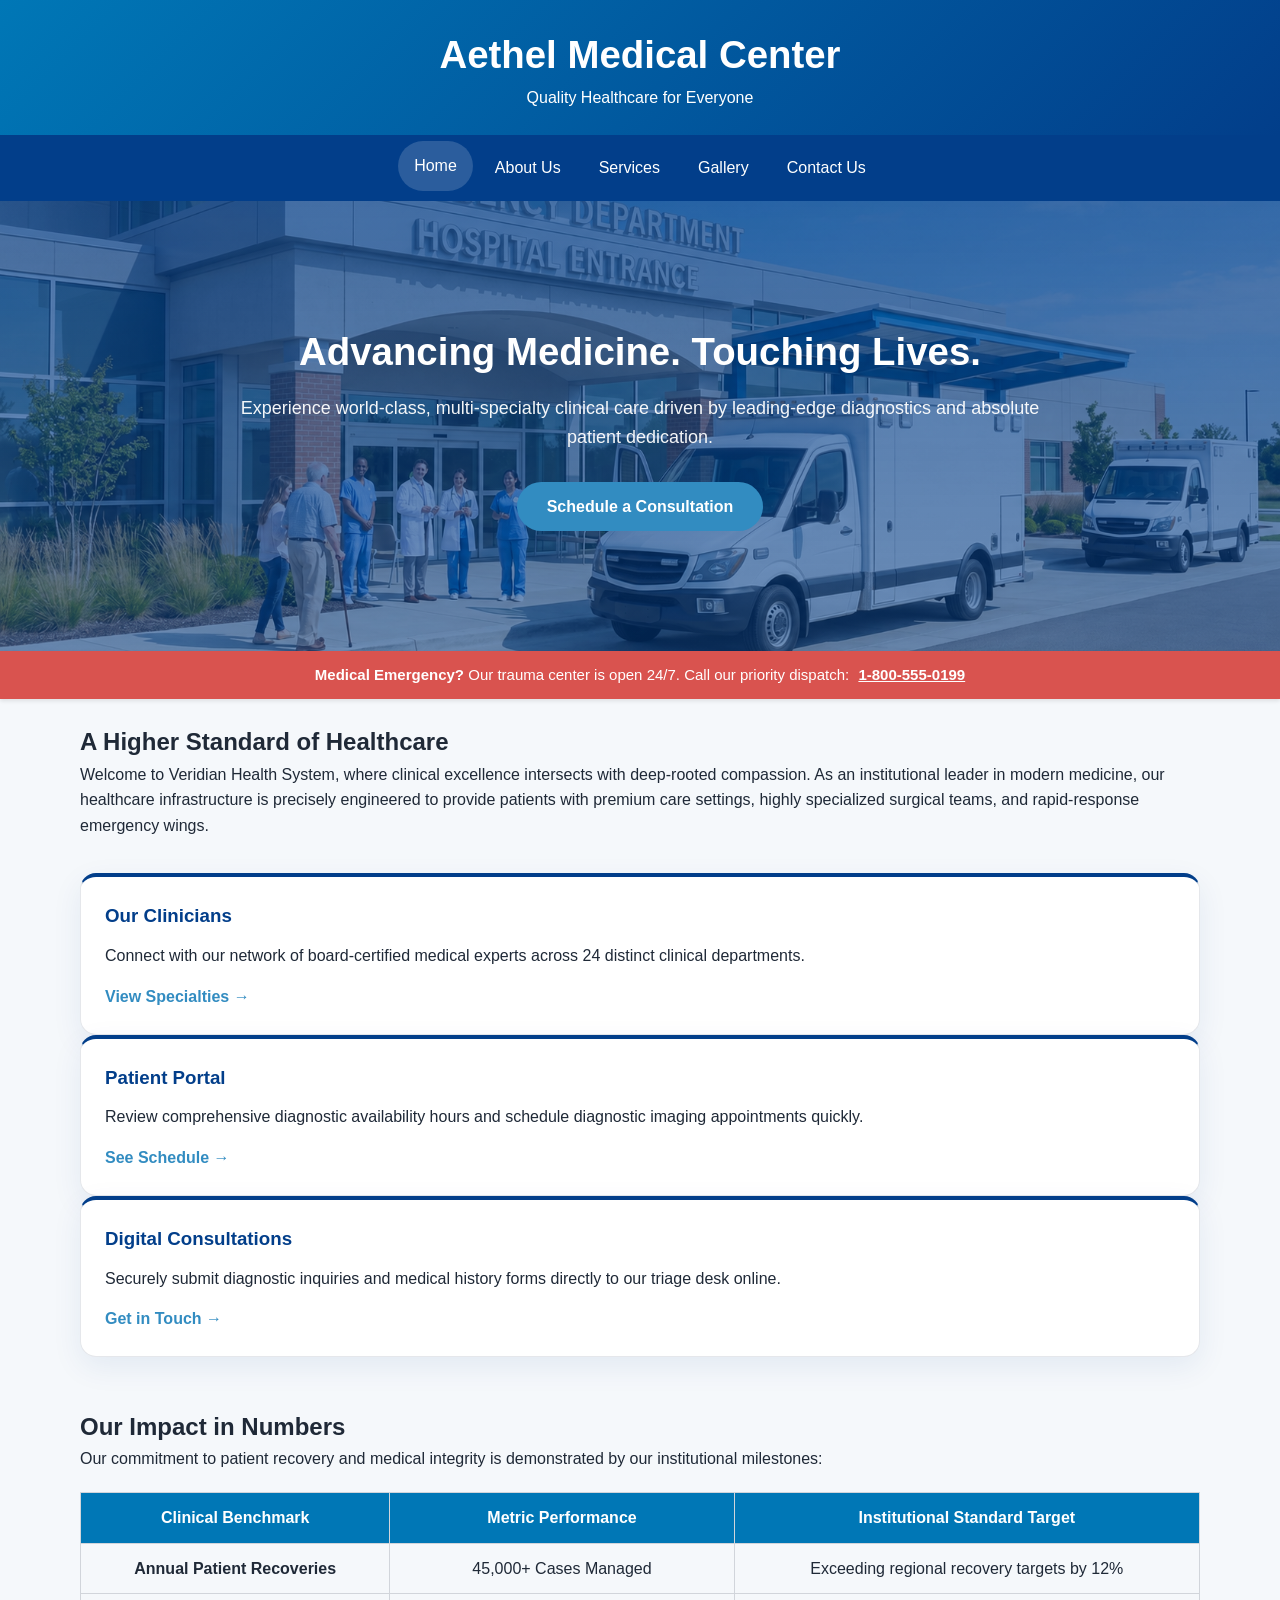
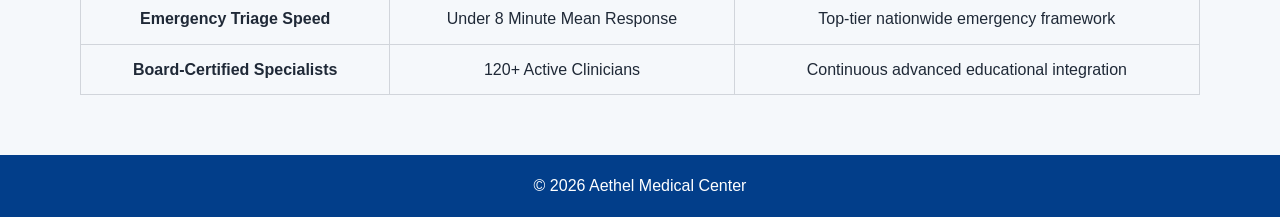
<file: index.html>
<!DOCTYPE html>
<html>
<head>
<title>Aethel Medical Center</title>
<link rel="stylesheet" href="style.css">
</head>

<body>

<header>
<h1>Aethel Medical Center</h1>
<p>Quality Healthcare for Everyone</p>
</header>

<nav>
<ul>
<li><a href="index.html" class="active">Home</a></li>
<li><a href="about.html">About Us</a></li>
<li><a href="services.html">Services</a></li>
<li><a href="gallery.html">Gallery</a></li>
<li><a href="contact.html">Contact Us</a></li>
</ul>
</nav>
<section class="hero">
        <div class="hero-content">
            <h2>Advancing Medicine. Touching Lives.</h2>
            <p>Experience world-class, multi-specialty clinical care driven by leading-edge diagnostics and absolute patient dedication.</p>
            <a href="contact.html" class="hero-btn">Schedule a Consultation</a>
        </div>
    </section>

    <div class="emergency-bar">
        <div class="emergency-content">
            <strong>Medical Emergency?</strong> Our trauma center is open 24/7. Call our priority dispatch: <span>1-800-555-0199</span>
        </div>
    </div>

    <main class="container">
        <div class="welcome-section">
            <h2>A Higher Standard of Healthcare</h2>
            <p>Welcome to Veridian Health System, where clinical excellence intersects with deep-rooted compassion. As an institutional leader in modern medicine, our healthcare infrastructure is precisely engineered to provide patients with premium care settings, highly specialized surgical teams, and rapid-response emergency wings.</p>
        </div>


        <div class="three-column-row">
            <div class="column action-card">
                <h3>Our Clinicians</h3>
                <p>Connect with our network of board-certified medical experts across 24 distinct clinical departments.</p>
                <a href="services.html" class="card-link">View Specialties &rarr;</a>
            </div>
            <div class="column action-card">
                <h3>Patient Portal</h3>
                <p>Review comprehensive diagnostic availability hours and schedule diagnostic imaging appointments quickly.</p>
                <a href="services.html" class="card-link">See Schedule &rarr;</a>
            </div>
            <div class="column action-card">
                <h3>Digital Consultations</h3>
                <p>Securely submit diagnostic inquiries and medical history forms directly to our triage desk online.</p>
                <a href="contact.html" class="card-link">Get in Touch &rarr;</a>
            </div>
        </div>

        <br><br>

        <h2>Our Impact in Numbers</h2>
        <p>Our commitment to patient recovery and medical integrity is demonstrated by our institutional milestones:</p>
        <table>
            <thead>
                <tr>
                    <th>Clinical Benchmark</th>
                    <th>Metric Performance</th>
                    <th>Institutional Standard Target</th>
                </tr>
            </thead>
            <tbody>
                <tr>
                    <td><strong>Annual Patient Recoveries</strong></td>
                    <td>45,000+ Cases Managed</td>
                    <td>Exceeding regional recovery targets by 12%</td>
                </tr>
                <tr>
                    <td><strong>Emergency Triage Speed</strong></td>
                    <td>Under 8 Minute Mean Response</td>
                    <td>Top-tier nationwide emergency framework</td>
                </tr>
                <tr>
                    <td><strong>Board-Certified Specialists</strong></td>
                    <td>120+ Active Clinicians</td>
                    <td>Continuous advanced educational integration</td>
                </tr>
            </tbody>
        </table>
    </main>

<footer>
<p>© 2026 Aethel Medical Center</p>
</footer>

</body>
</html>
</file>
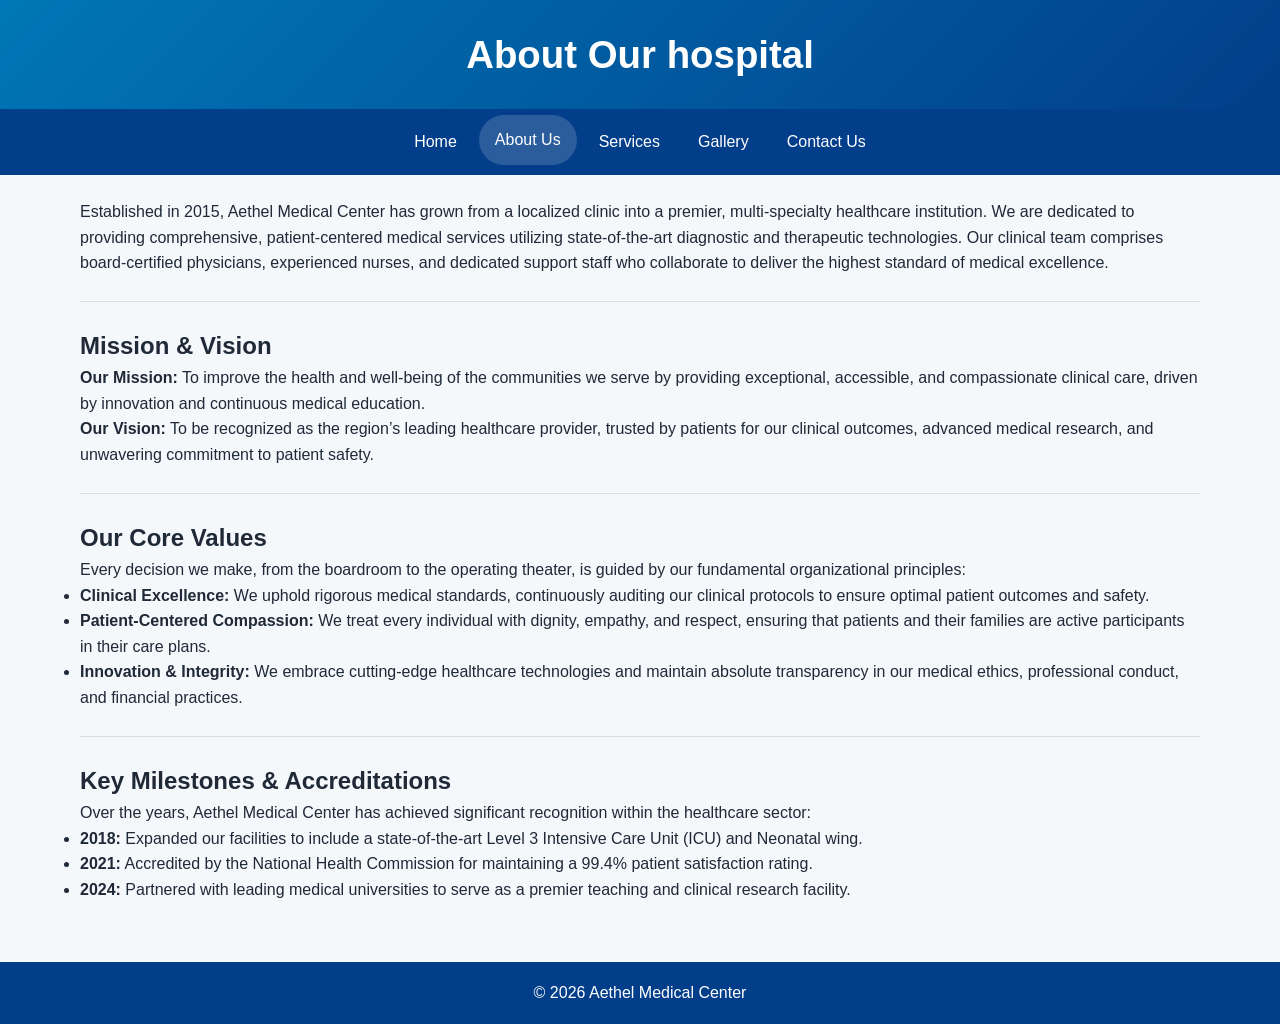
<file: about.html>
<!DOCTYPE html>
<html>
<head>
<title>About Us</title>
<link rel="stylesheet" href="style.css">
</head>

<body>

<header>
        <h1>About Our hospital</h1>
</header>

<nav>
<ul>
<li><a href="index.html">Home</a></li>
<li><a href="about.html" class="active">About Us</a></li>
<li><a href="services.html">Services</a></li>
<li><a href="gallery.html">Gallery</a></li>
<li><a href="contact.html">Contact Us</a></li>
</ul>
</nav>

<main class="container">
        <p>Established in 2015, Aethel Medical Center has grown from a localized clinic into a premier, multi-specialty healthcare institution. We are dedicated to providing comprehensive, patient-centered medical services utilizing state-of-the-art diagnostic and therapeutic technologies. Our clinical team comprises board-certified physicians, experienced nurses, and dedicated support staff who collaborate to deliver the highest standard of medical excellence.</p>
        
        <hr style="border: 0; height: 1px; background: #ddd; margin: 25px 0;">

        <h2>Mission & Vision</h2>
        <p><strong>Our Mission:</strong> To improve the health and well-being of the communities we serve by providing exceptional, accessible, and compassionate clinical care, driven by innovation and continuous medical education.</p>
        <p><strong>Our Vision:</strong> To be recognized as the region’s leading healthcare provider, trusted by patients for our clinical outcomes, advanced medical research, and unwavering commitment to patient safety.</p>

        <hr style="border: 0; height: 1px; background: #ddd; margin: 25px 0;">

        <h2>Our Core Values</h2>
        <p>Every decision we make, from the boardroom to the operating theater, is guided by our fundamental organizational principles:</p>
        <ul class="styled-list">
            <li><strong>Clinical Excellence:</strong> We uphold rigorous medical standards, continuously auditing our clinical protocols to ensure optimal patient outcomes and safety.</li>
            <li><strong>Patient-Centered Compassion:</strong> We treat every individual with dignity, empathy, and respect, ensuring that patients and their families are active participants in their care plans.</li>
            <li><strong>Innovation & Integrity:</strong> We embrace cutting-edge healthcare technologies and maintain absolute transparency in our medical ethics, professional conduct, and financial practices.</li>
        </ul>

        <hr style="border: 0; height: 1px; background: #ddd; margin: 25px 0;">

        <h2>Key Milestones & Accreditations</h2>
        <p>Over the years, Aethel Medical Center has achieved significant recognition within the healthcare sector:</p>
        <ul class="styled-list">
            <li><strong>2018:</strong> Expanded our facilities to include a state-of-the-art Level 3 Intensive Care Unit (ICU) and Neonatal wing.</li>
            <li><strong>2021:</strong> Accredited by the National Health Commission for maintaining a 99.4% patient satisfaction rating.</li>
            <li><strong>2024:</strong> Partnered with leading medical universities to serve as a premier teaching and clinical research facility.</li>
        </ul>
    </main>

<footer>
<p>© 2026 Aethel Medical Center </p>
</footer>

</body>
</html>
</file>
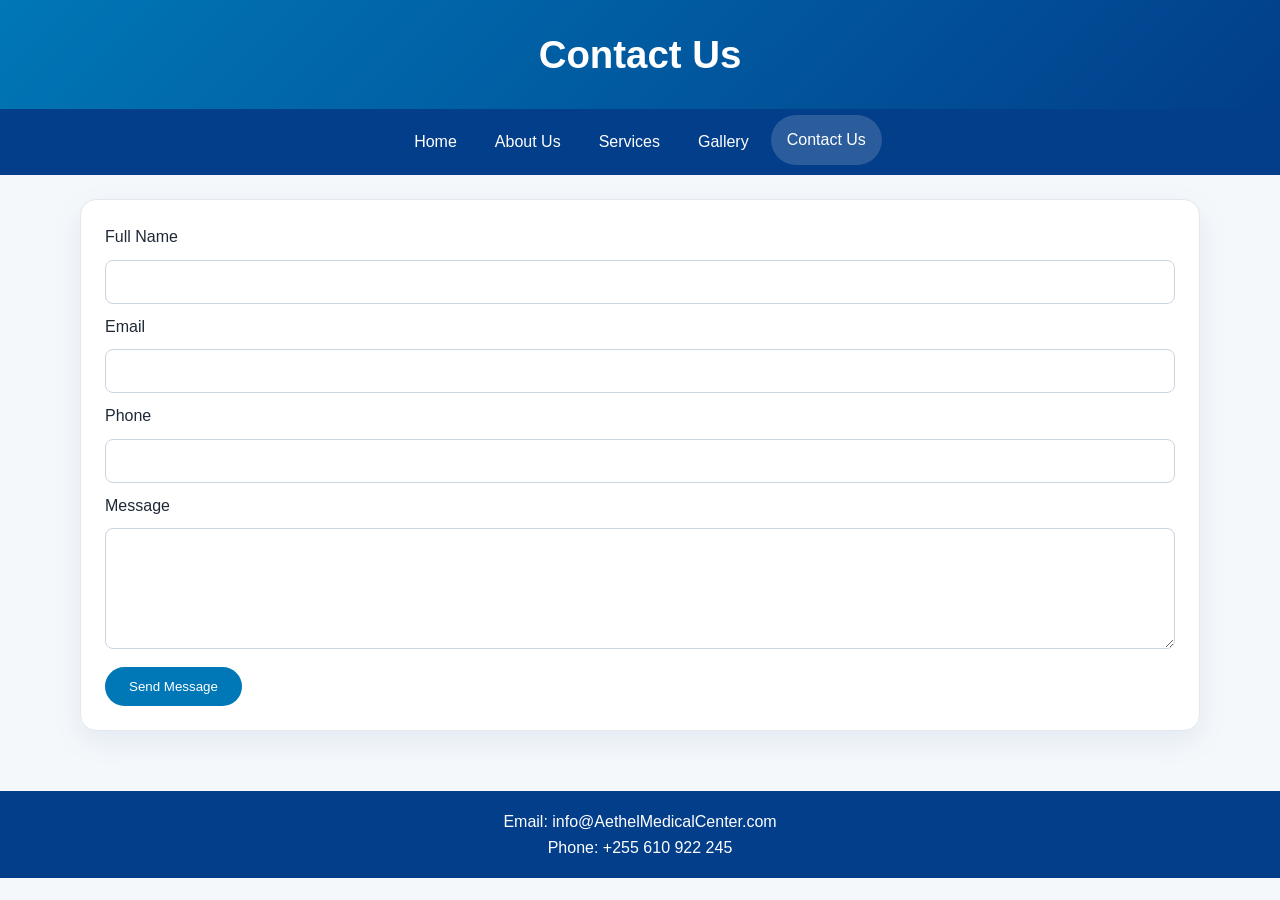
<file: contact.html>
<!DOCTYPE html>
<html>
<head>
<title>Contact Us</title>
<link rel="stylesheet" href="style.css">
</head>

<body>

<header>
<h1>Contact Us</h1>
</header>

<nav>
<ul>
<li><a href="index.html">Home</a></li>
<li><a href="about.html">About Us</a></li>
<li><a href="services.html">Services</a></li>
<li><a href="gallery.html">Gallery</a></li>
<li><a href="contact.html" class="active">Contact Us</a></li>
</ul>
</nav>

<div class="container">

<form>

<label>Full Name</label>
<input type="text" required>

<label>Email</label>
<input type="email" required>

<label>Phone</label>
<input type="text">

<label>Message</label>
<textarea rows="5"></textarea>

<button type="submit">Send Message</button>

</form>

</div>

<footer>
<p>Email: info@AethelMedicalCenter.com</p>
<p>Phone: +255 610 922 245</p>
</footer>

</body>
</html>
</file>
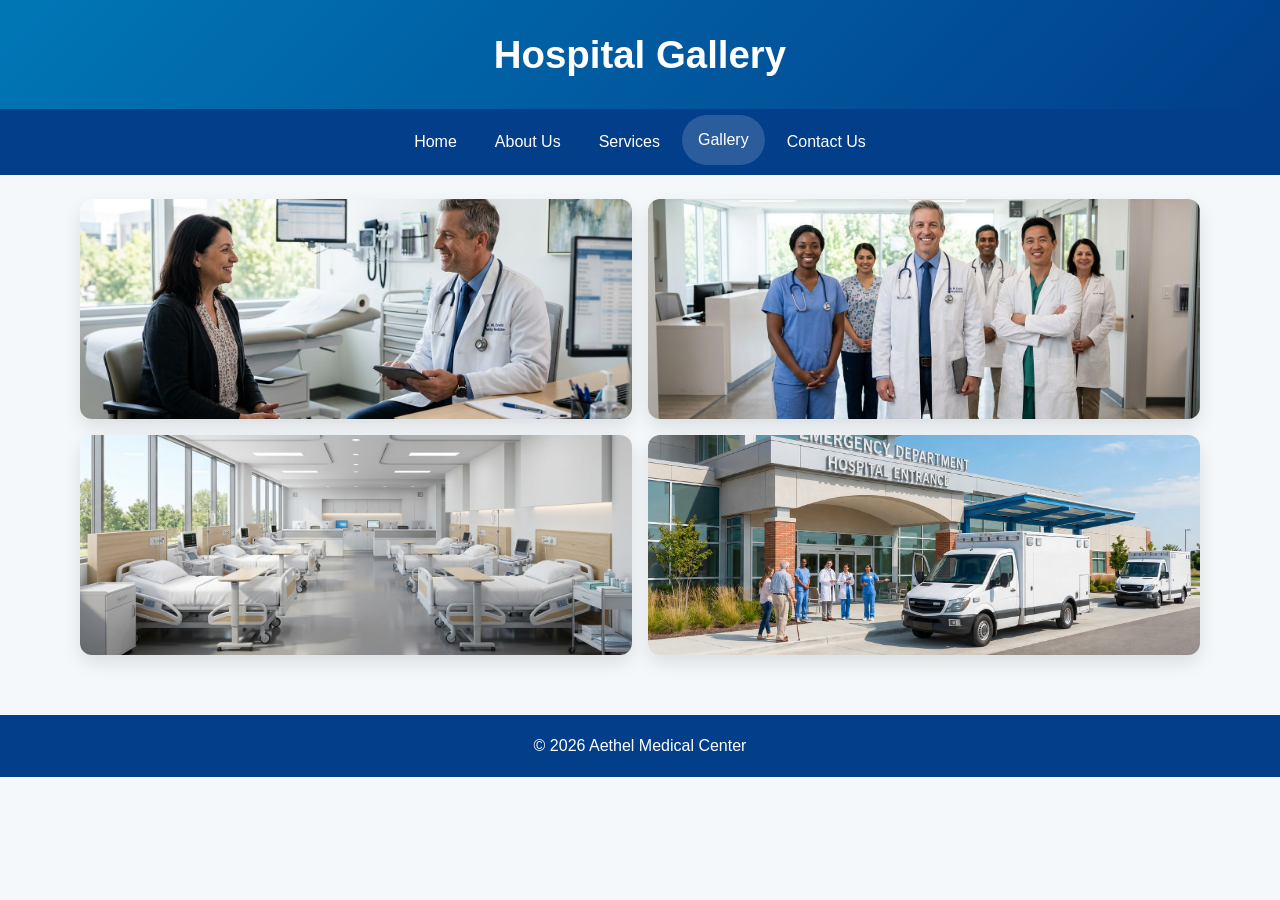
<file: gallery.html>
<!DOCTYPE html>
<html>
<head>
<title>Gallery</title>
<link rel="stylesheet" href="style.css">
</head>

<body>

<header>
<h1>Hospital Gallery</h1>
</header>

<nav>
<ul>
<li><a href="index.html">Home</a></li>
<li><a href="about.html">About Us</a></li>
<li><a href="services.html">Services</a></li>
<li><a href="gallery.html" class="active">Gallery</a></li>
<li><a href="contact.html">Contact Us</a></li>
</ul>
</nav>

<div class="container">

<div class="gallery">

<img src="doctor1.jpg" alt="Doctor">

<img src="doctor2.jpg" alt="Doctor">

<img src="ward.jpg" alt="Ward">

<img src="ambulance1.png" alt="Ambulance">

</div>

</div>

<footer>
<p>© 2026 Aethel Medical Center</p>
</footer>

</body>
</html>
</file>
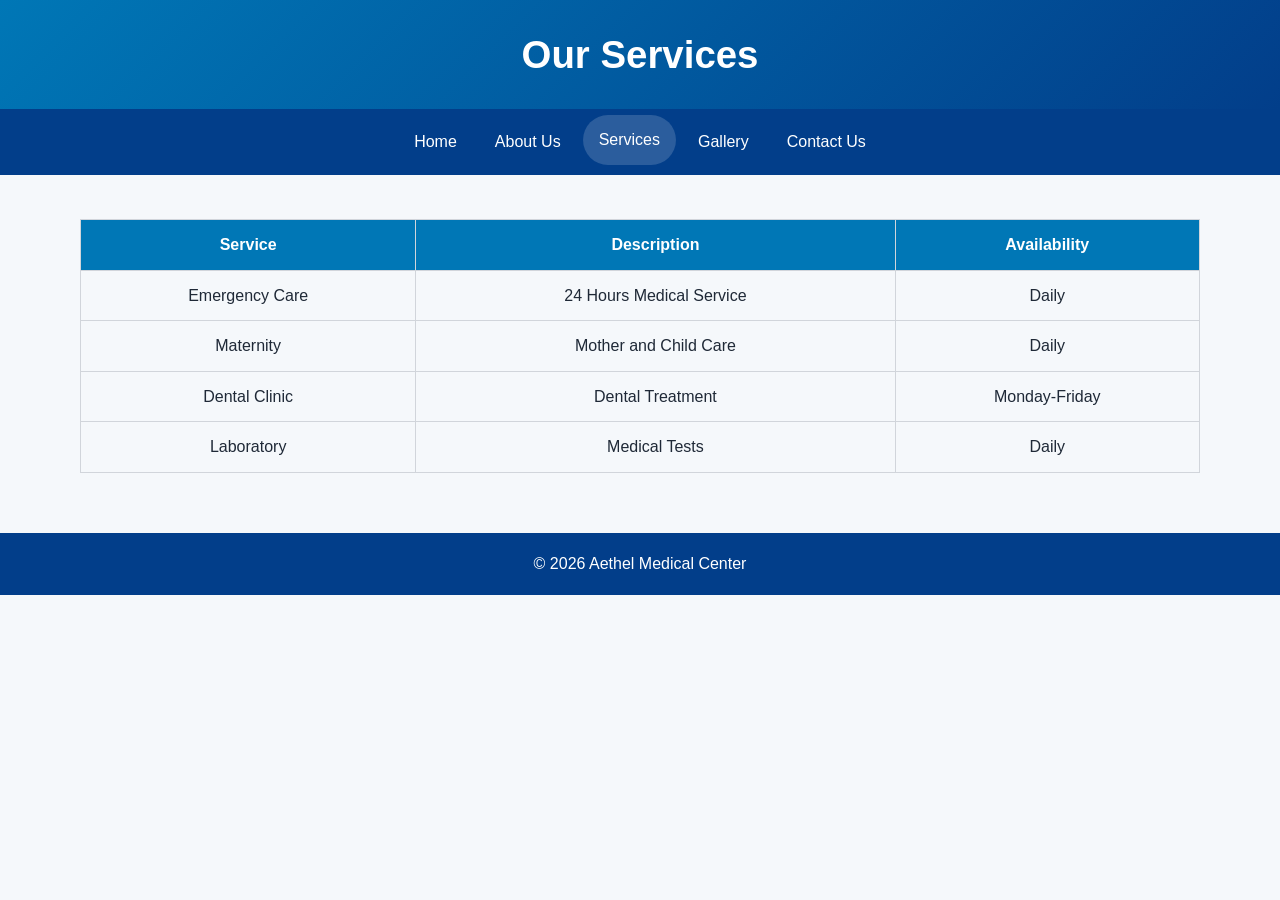
<file: services.html>
<!DOCTYPE html>
<html>
<head>
<title>Services</title>
<link rel="stylesheet" href="style.css">
</head>

<body>

<header>
<h1>Our Services</h1>
</header>

<nav>
<ul>
<li><a href="index.html">Home</a></li>
<li><a href="about.html">About Us</a></li>
<li><a href="services.html" class="active">Services</a></li>
<li><a href="gallery.html">Gallery</a></li>
<li><a href="contact.html">Contact Us</a></li>
</ul>
</nav>

<div class="container">

<table>

<tr>
<th>Service</th>
<th>Description</th>
<th>Availability</th>
</tr>

<tr>
<td>Emergency Care</td>
<td>24 Hours Medical Service</td>
<td>Daily</td>
</tr>

<tr>
<td>Maternity</td>
<td>Mother and Child Care</td>
<td>Daily</td>
</tr>

<tr>
<td>Dental Clinic</td>
<td>Dental Treatment</td>
<td>Monday-Friday</td>
</tr>

<tr>
<td>Laboratory</td>
<td>Medical Tests</td>
<td>Daily</td>
</tr>

</table>

</div>

<footer>
<p>© 2026 Aethel Medical Center</p>
</footer>

</body>
</html>
</file>
<file: style.css>
:root {
    --primary: #0077b6;
    --primary-dark: #023e8a;
    --accent: #ffb703;
    --bg: #f5f8fb;
    --surface: #ffffff;
    --text: #1f2937;
    --muted: #6b7280;
}

* {
    margin: 0;
    padding: 0;
    box-sizing: border-box;
}

html {
    scroll-behavior: smooth;
}

body {
    font-family: Arial, sans-serif;
    background: var(--bg);
    color: var(--text);
    line-height: 1.6;
    overflow-x: hidden;
}

img {
    max-width: 100%;
    display: block;
}

a {
    text-decoration: none;
    color: inherit;
}

header {
    background: linear-gradient(135deg, var(--primary) 0%, var(--primary-dark) 100%);
    color: white;
    text-align: center;
    padding: 24px 16px;
}

header h1 {
    font-size: clamp(1.8rem, 3vw, 2.5rem);
}

nav {
    background: var(--primary-dark);
    position: sticky;
    top: 0;
    z-index: 100;
}

nav ul {
    list-style: none;
    display: flex;
    justify-content: center;
    flex-wrap: wrap;
    gap: 6px;
    padding: 8px 12px;
}

nav ul li a {
    display: block;
    padding: 12px 16px;
    color: white;
    border-radius: 999px;
    transition: all 0.3s ease;
}

nav ul li a:hover,
nav ul li a.active {
    background: rgba(255, 255, 255, 0.16);
    transform: translateY(-2px);
}

.hero {
    background: linear-gradient(rgba(2, 62, 138, 0.7), rgba(2, 62, 138, 0.55)), url("ambulance1.png") center/cover;
    color: white;
    text-align: center;
    padding: clamp(80px, 12vw, 120px) 20px;
}

.hero-content {
    max-width: 800px;
    margin: 0 auto;
}

.hero h2 {
    font-size: clamp(1.8rem, 3vw, 2.6rem);
    margin-bottom: 12px;
}

.hero p {
    font-size: 18px;
    margin-bottom: 30px;
    opacity: 0.95;
}

.hero-btn {
    display: inline-block;
    background-color: #328cc1;
    color: white;
    text-decoration: none;
    padding: 12px 30px;
    font-weight: 600;
    border-radius: 999px;
    transition: background-color 0.3s ease, transform 0.3s ease;
}

.hero-btn:hover {
    background-color: #ffffff;
    color: #0b3c5d;
    transform: translateY(-2px);
}

.container {
    width: min(1120px, 92%);
    margin: 0 auto;
    padding: 24px 0 40px;
}

.welcome-section {
    margin-bottom: 35px;
}

.grid {
    display: grid;
    grid-template-columns: repeat(2, minmax(0, 1fr));
    gap: 20px;
}

.card,
form,
.action-card {
    background: var(--surface);
    padding: 24px;
    border: 1px solid #e5e7eb;
    border-radius: 16px;
    box-shadow: 0 10px 30px rgba(2, 62, 138, 0.08);
}

.action-card {
    border-top: 4px solid var(--primary-dark);
    display: flex;
    flex-direction: column;
    justify-content: space-between;
    min-height: 100%;
    transition: transform 0.3s ease, box-shadow 0.3s ease;
}

.action-card:hover {
    transform: translateY(-5px);
    box-shadow: 0 14px 28px rgba(2, 62, 138, 0.12);
}

.action-card h3 {
    color: var(--primary-dark);
    margin-bottom: 12px;
}

.card-link {
    color: #328cc1;
    font-weight: 600;
    margin-top: 15px;
    display: inline-block;
    transition: color 0.2s ease;
}

.card-link:hover {
    color: var(--primary-dark);
}

.emergency-bar {
    background-color: #d9534f;
    color: white;
    text-align: center;
    padding: 12px 20px;
    font-size: 15px;
    box-shadow: 0 2px 4px rgba(0, 0, 0, 0.1);
}

.emergency-content span {
    text-decoration: underline;
    font-weight: bold;
    margin-left: 5px;
}

table {
    width: 100%;
    border-collapse: collapse;
    margin-top: 20px;
}

table,
th,
td {
    border: 1px solid #d1d5db;
}

th {
    background: var(--primary);
    color: white;
}

th,
td {
    padding: 12px;
    text-align: center;
}

.gallery {
    display: grid;
    grid-template-columns: repeat(2, minmax(0, 1fr));
    gap: 16px;
}

.gallery img {
    width: 100%;
    height: 220px;
    object-fit: cover;
    border-radius: 12px;
    transition: transform 0.3s ease, box-shadow 0.3s ease;
    box-shadow: 0 8px 18px rgba(0, 0, 0, 0.1);
}

.gallery img:hover {
    transform: scale(1.03);
}

form {
    background: var(--surface);
    padding: 24px;
    border-radius: 16px;
}

input,
textarea {
    width: 100%;
    padding: 12px;
    margin: 10px 0;
    border: 1px solid #cbd5e1;
    border-radius: 8px;
    font-size: 1rem;
}

button {
    background: var(--primary);
    color: white;
    border: none;
    padding: 12px 24px;
    border-radius: 999px;
    cursor: pointer;
    transition: background-color 0.3s ease, transform 0.3s ease;
}

button:hover {
    background: var(--primary-dark);
    transform: translateY(-2px);
}

footer {
    background: var(--primary-dark);
    color: white;
    text-align: center;
    padding: 18px 16px;
    margin-top: 20px;
}

@media (max-width: 768px) {
    .grid,
    .gallery {
        grid-template-columns: 1fr;
    }

    .container {
        width: min(100%, 94%);
        padding: 20px 0 32px;
    }

    .hero {
        padding: 72px 16px;
    }

    nav ul {
        justify-content: flex-start;
    }

    nav ul li {
        flex: 1 1 calc(50% - 8px);
    }

    nav ul li a {
        text-align: center;
    }

    .action-card,
    .card,
    form {
        padding: 20px;
    }
}

@media (max-width: 480px) {
    body {
        font-size: 15px;
    }

    header {
        padding: 18px 14px;
    }

    nav ul li {
        flex-basis: 100%;
    }

    .hero {
        padding: 60px 14px;
    }

    .hero p {
        font-size: 16px;
    }

    .hero-btn {
        display: block;
        width: 100%;
    }

    .gallery img {
        height: 180px;
    }

    th,
    td {
        padding: 8px;
    }
}
</file>
